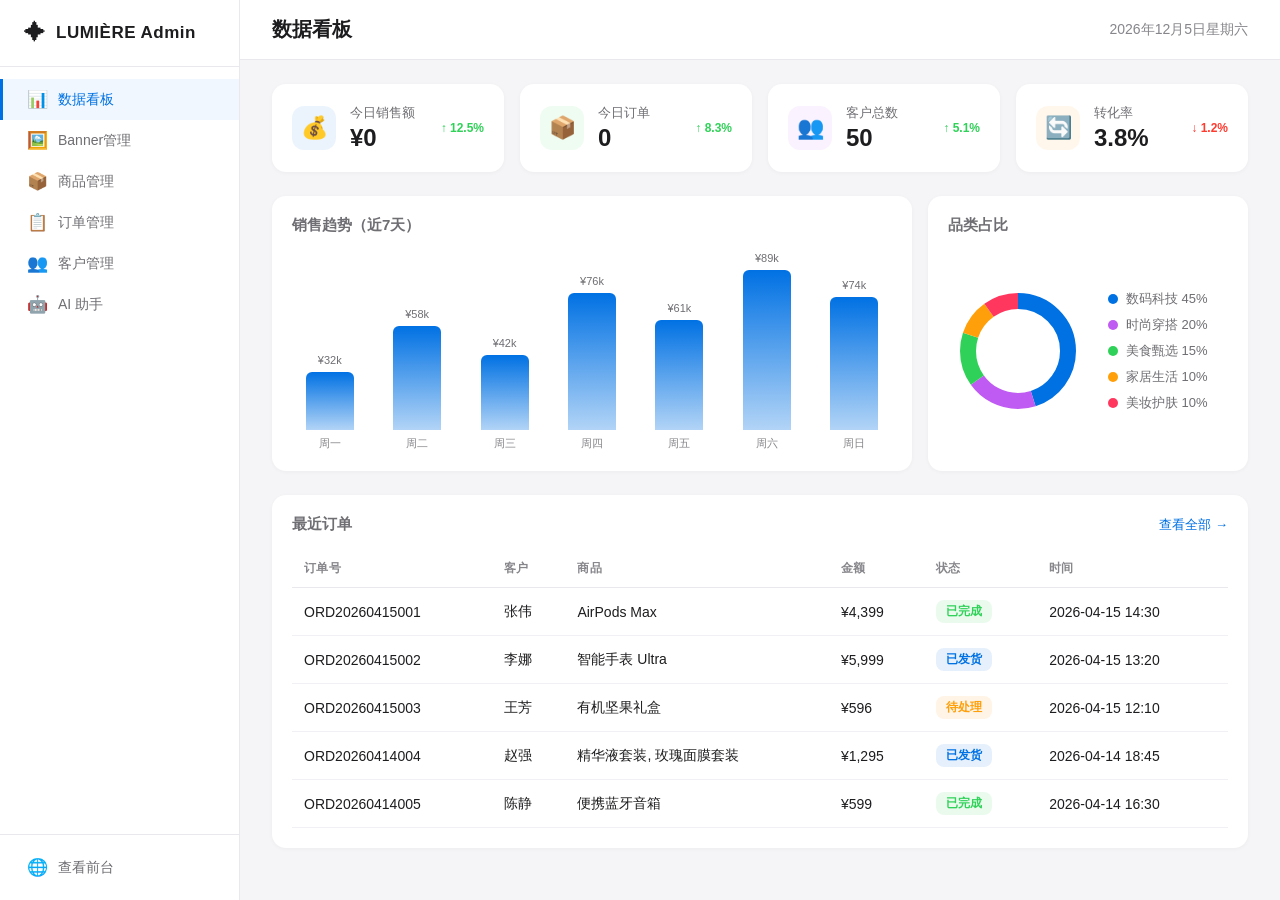
<file: admin.html>
<!DOCTYPE html>
<html lang="zh-CN">
<head>
    <meta charset="UTF-8">
    <meta name="viewport" content="width=device-width, initial-scale=1.0">
    <title>LUMIÈRE 后台管理</title>
    <link rel="stylesheet" href="admin.css">
</head>
<body>
    <!-- 侧边栏 -->
    <aside class="admin-sidebar">
        <div class="sidebar-brand">
            <span class="brand-icon">✦</span>
            <span class="brand-text">LUMIÈRE Admin</span>
        </div>
        <nav class="sidebar-nav">
            <a href="#" class="nav-item active" data-page="dashboard">
                <span class="nav-icon">📊</span>
                <span>数据看板</span>
            </a>
            <a href="#" class="nav-item" data-page="banners">
                <span class="nav-icon">🖼️</span>
                <span>Banner管理</span>
            </a>
            <a href="#" class="nav-item" data-page="products">
                <span class="nav-icon">📦</span>
                <span>商品管理</span>
            </a>
            <a href="#" class="nav-item" data-page="orders">
                <span class="nav-icon">📋</span>
                <span>订单管理</span>
            </a>
            <a href="#" class="nav-item" data-page="customers">
                <span class="nav-icon">👥</span>
                <span>客户管理</span>
            </a>
            <a href="#" class="nav-item" data-page="ai">
                <span class="nav-icon">🤖</span>
                <span>AI 助手</span>
            </a>
        </nav>
        <div class="sidebar-footer">
            <a href="index.html" target="_blank" class="nav-item">
                <span class="nav-icon">🌐</span>
                <span>查看前台</span>
            </a>
        </div>
    </aside>

    <!-- 主内容 -->
    <main class="admin-main">
        <header class="admin-topbar">
            <h1 id="page-title">数据看板</h1>
            <div class="topbar-right">
                <span id="current-date"></span>
            </div>
        </header>

        <!-- 数据看板 -->
        <section id="page-dashboard" class="admin-page active">
            <div class="stats-grid">
                <div class="stat-card">
                    <div class="stat-icon-wrap" style="background:rgba(0,113,227,0.08)">💰</div>
                    <div class="stat-info">
                        <span class="stat-label">今日销售额</span>
                        <span class="stat-value" id="stat-revenue">¥0</span>
                    </div>
                    <span class="stat-trend up">↑ 12.5%</span>
                </div>
                <div class="stat-card">
                    <div class="stat-icon-wrap" style="background:rgba(48,209,88,0.08)">📦</div>
                    <div class="stat-info">
                        <span class="stat-label">今日订单</span>
                        <span class="stat-value" id="stat-orders">0</span>
                    </div>
                    <span class="stat-trend up">↑ 8.3%</span>
                </div>
                <div class="stat-card">
                    <div class="stat-icon-wrap" style="background:rgba(191,90,242,0.08)">👥</div>
                    <div class="stat-info">
                        <span class="stat-label">客户总数</span>
                        <span class="stat-value" id="stat-customers">0</span>
                    </div>
                    <span class="stat-trend up">↑ 5.1%</span>
                </div>
                <div class="stat-card">
                    <div class="stat-icon-wrap" style="background:rgba(255,149,10,0.08)">🔄</div>
                    <div class="stat-info">
                        <span class="stat-label">转化率</span>
                        <span class="stat-value" id="stat-conversion">0%</span>
                    </div>
                    <span class="stat-trend down">↓ 1.2%</span>
                </div>
            </div>

            <div class="charts-row">
                <div class="chart-card">
                    <h3>销售趋势（近7天）</h3>
                    <div class="chart-container" id="sales-chart"></div>
                </div>
                <div class="chart-card">
                    <h3>品类占比</h3>
                    <div class="chart-container" id="category-chart"></div>
                </div>
            </div>

            <div class="card">
                <div class="card-header">
                    <h3>最近订单</h3>
                    <a href="#" class="card-link" onclick="switchPage('orders');return false">查看全部 →</a>
                </div>
                <table class="data-table">
                    <thead><tr><th>订单号</th><th>客户</th><th>商品</th><th>金额</th><th>状态</th><th>时间</th></tr></thead>
                    <tbody id="recent-orders"></tbody>
                </table>
            </div>
        </section>

        <!-- Banner管理 -->
        <section id="page-banners" class="admin-page">
            <div class="page-toolbar">
                <div class="search-box"></div>
                <button class="btn btn-primary" id="add-banner-btn">+ 添加Banner</button>
            </div>
            <div class="card">
                <table class="data-table">
                    <thead><tr><th>预览</th><th>标题</th><th>副标题</th><th>操作</th></tr></thead>
                    <tbody id="banners-table"></tbody>
                </table>
            </div>
        </section>

        <!-- 商品管理 -->
        <section id="page-products" class="admin-page">
            <div class="page-toolbar">
                <div class="search-box">
                    <input type="text" id="product-search" placeholder="搜索商品...">
                </div>
                <div class="toolbar-actions">
                    <select id="category-filter">
                        <option value="">全部分类</option>
                        <option value="digital">数码科技</option>
                        <option value="fashion">时尚穿搭</option>
                        <option value="home">家居生活</option>
                        <option value="beauty">美妆护肤</option>
                        <option value="food">美食甄选</option>
                    </select>
                    <button class="btn btn-primary" id="add-product-btn">+ 添加商品</button>
                </div>
            </div>
            <div class="card">
                <table class="data-table">
                    <thead><tr><th>商品</th><th>分类</th><th>价格</th><th>库存</th><th>状态</th><th>操作</th></tr></thead>
                    <tbody id="products-table"></tbody>
                </table>
            </div>
        </section>

        <!-- 订单管理 -->
        <section id="page-orders" class="admin-page">
            <div class="page-toolbar">
                <div class="filter-group">
                    <button class="filter-btn active" data-filter="all">全部</button>
                    <button class="filter-btn" data-filter="pending">待处理</button>
                    <button class="filter-btn" data-filter="shipped">已发货</button>
                    <button class="filter-btn" data-filter="completed">已完成</button>
                </div>
            </div>
            <div class="card">
                <table class="data-table">
                    <thead><tr><th>订单号</th><th>客户</th><th>商品</th><th>金额</th><th>状态</th><th>时间</th><th>操作</th></tr></thead>
                    <tbody id="orders-table"></tbody>
                </table>
            </div>
        </section>

        <!-- 客户管理 -->
        <section id="page-customers" class="admin-page">
            <div class="page-toolbar">
                <div class="search-box">
                    <input type="text" id="customer-search" placeholder="搜索客户...">
                </div>
                <button class="btn btn-primary" id="add-customer-btn">+ 添加客户</button>
            </div>
            <div class="customers-grid" id="customers-grid"></div>
        </section>

        <!-- AI 助手 -->
        <section id="page-ai" class="admin-page">
            <div class="ai-layout">
                <div class="ai-tools-panel">
                    <h3>AI 设置</h3>
                    <div class="tool-card" data-tool="settings" style="border-color:var(--primary)">
                        <span class="tool-icon">🔑</span>
                        <span class="tool-name">API 密钥配置</span>
                        <p>手动输入密钥，安全不泄露</p>
                    </div>
                    <h3 style="margin-top:16px">AI 工具</h3>
                    <div class="tool-card" data-tool="description">
                        <span class="tool-icon">📝</span>
                        <span class="tool-name">商品描述生成</span>
                        <p>根据关键词AI生成商品描述</p>
                    </div>
                    <div class="tool-card" data-tool="pricing">
                        <span class="tool-icon">💹</span>
                        <span class="tool-name">智能定价建议</span>
                        <p>基于市场分析推荐价格</p>
                    </div>
                    <div class="tool-card" data-tool="review">
                        <span class="tool-icon">🔍</span>
                        <span class="tool-name">评价分析</span>
                        <p>AI分析客户评价情感</p>
                    </div>
                </div>
                <div class="ai-chat-panel">
                    <div class="chat-messages" id="chat-messages">
                        <div class="chat-msg ai">
                            <span class="msg-avatar">🤖</span>
                            <div class="msg-content">你好！我是LUMIÈRE的AI运营助手，可以帮你生成商品描述、提供定价建议、分析客户评价。选择左侧工具或直接输入问题。</div>
                        </div>
                    </div>
                    <div class="chat-input-area">
                        <input type="text" id="chat-input" placeholder="输入消息或关键词...">
                        <button class="btn btn-primary" id="chat-send">发送</button>
                    </div>
                </div>
            </div>
        </section>
    </main>

    <!-- 商品编辑模态框 -->
    <div id="product-modal" class="modal">
        <div class="modal-content">
            <div class="modal-header">
                <h3 id="product-modal-title">添加商品</h3>
                <button class="modal-close">&times;</button>
            </div>
            <form id="product-form" class="modal-form">
                <input type="hidden" id="p-edit-id">
                <div class="form-row">
                    <div class="form-group">
                        <label>商品名称</label>
                        <input type="text" id="p-name" required>
                    </div>
                    <div class="form-group">
                        <label>分类</label>
                        <select id="p-category">
                            <option value="digital">数码科技</option>
                            <option value="fashion">时尚穿搭</option>
                            <option value="home">家居生活</option>
                            <option value="beauty">美妆护肤</option>
                            <option value="food">美食甄选</option>
                        </select>
                    </div>
                </div>
                <div class="form-row">
                    <div class="form-group">
                        <label>售价 (¥)</label>
                        <input type="number" id="p-price" required min="0" step="0.01">
                    </div>
                    <div class="form-group">
                        <label>原价 (¥)</label>
                        <input type="number" id="p-original-price" min="0" step="0.01">
                    </div>
                </div>
                <div class="form-row">
                    <div class="form-group">
                        <label>库存</label>
                        <input type="number" id="p-stock" required min="0">
                    </div>
                    <div class="form-group">
                        <label>状态</label>
                        <select id="p-status">
                            <option value="active">在售</option>
                            <option value="inactive">下架</option>
                            <option value="lowstock">库存不足</option>
                        </select>
                    </div>
                </div>
                <div class="form-group">
                    <label>商品描述</label>
                    <div class="input-with-ai">
                        <textarea id="p-desc" rows="3" placeholder="输入商品描述..."></textarea>
                        <button type="button" class="ai-btn" id="ai-gen-desc">🤖 AI生成</button>
                    </div>
                </div>
                <div class="form-group">
                    <label>关键词（AI生成用，逗号分隔）</label>
                    <input type="text" id="p-keywords" placeholder="例如：无线,蓝牙,降噪">
                </div>
                <div class="form-group">
                    <label>规格标签（逗号分隔）</label>
                    <input type="text" id="p-specs" placeholder="例如：蓝牙5.0,主动降噪,20小时续航">
                </div>
                <div class="form-actions">
                    <button type="button" class="btn" onclick="closeProductModal()">取消</button>
                    <button type="submit" class="btn btn-primary">保存</button>
                </div>
            </form>
        </div>
    </div>

    <!-- 客户编辑模态框 -->
    <div id="customer-modal" class="modal">
        <div class="modal-content">
            <div class="modal-header">
                <h3 id="customer-modal-title">添加客户</h3>
                <button class="modal-close">&times;</button>
            </div>
            <form id="customer-form" class="modal-form">
                <input type="hidden" id="c-edit-id">
                <div class="form-row">
                    <div class="form-group">
                        <label>客户姓名</label>
                        <input type="text" id="c-name" required>
                    </div>
                    <div class="form-group">
                        <label>等级</label>
                        <select id="c-level">
                            <option value="普通">普通</option>
                            <option value="银卡">银卡</option>
                            <option value="金卡">金卡</option>
                            <option value="钻石">钻石</option>
                        </select>
                    </div>
                </div>
                <div class="form-row">
                    <div class="form-group">
                        <label>手机号</label>
                        <input type="text" id="c-phone">
                    </div>
                    <div class="form-group">
                        <label>邮箱</label>
                        <input type="email" id="c-email">
                    </div>
                </div>
                <div class="form-group">
                    <label>地址</label>
                    <input type="text" id="c-address">
                </div>
                <div class="form-actions">
                    <button type="button" class="btn" onclick="closeCustomerModal()">取消</button>
                    <button type="submit" class="btn btn-primary">保存</button>
                </div>
            </form>
        </div>
    </div>

    <!-- Banner编辑模态框 -->
    <div id="banner-modal" class="modal">
        <div class="modal-content">
            <div class="modal-header">
                <h3 id="banner-modal-title">添加Banner</h3>
                <button class="modal-close">&times;</button>
            </div>
            <form id="banner-form" class="modal-form">
                <input type="hidden" id="b-edit-id">
                <div class="form-group">
                    <label>标题</label>
                    <input type="text" id="b-title" required placeholder="例如：春季焕新">
                </div>
                <div class="form-group">
                    <label>副标题</label>
                    <input type="text" id="b-subtitle" required placeholder="例如：新品上市 限时9折">
                </div>
                <div class="form-group">
                    <label>渐变背景（选填，如 #f5f5f7,#e8e8ed）</label>
                    <input type="text" id="b-gradient" placeholder="留空使用默认渐变">
                </div>
                <div class="form-group">
                    <label>链接（选填）</label>
                    <input type="text" id="b-link" placeholder="点击跳转的页面">
                </div>
                <div class="form-actions">
                    <button type="button" class="btn" onclick="closeBannerModal()">取消</button>
                    <button type="submit" class="btn btn-primary">保存</button>
                </div>
            </form>
        </div>
    </div>

    <!-- API 密钥设置模态框 -->
    <div id="apikey-modal" class="modal">
        <div class="modal-content">
            <div class="modal-header">
                <h3>API 密钥配置</h3>
                <button class="modal-close">&times;</button>
            </div>
            <form id="apikey-form" class="modal-form">
                <div class="form-group">
                    <label>AI 服务商</label>
                    <select id="ak-provider">
                        <option value="claude">Claude (Anthropic)</option>
                        <option value="glm">GLM (智谱)</option>
                    </select>
                </div>
                <div class="form-group">
                    <label>API 密钥</label>
                    <input type="password" id="ak-key" placeholder="粘贴你的 API Key..." required>
                </div>
                <div class="form-group">
                    <label>模型名称（可选）</label>
                    <input type="text" id="ak-model" placeholder="留空使用默认模型">
                </div>
                <p style="font-size:12px;color:var(--text-muted);margin-bottom:12px">密钥仅保存在当前浏览器本地，不会上传到任何服务器。</p>
                <div class="form-actions">
                    <button type="button" class="btn" onclick="document.getElementById('apikey-modal').classList.remove('active')">取消</button>
                    <button type="submit" class="btn btn-primary">保存</button>
                </div>
            </form>
        </div>
    </div>

    <div id="toast" class="toast"></div>
    <script src="admin.js"></script>
</body>
</html>
</file>
<file: admin.css>
/* LUMIÈRE Admin - 明亮高级风格 */

* { margin: 0; padding: 0; box-sizing: border-box; }

:root {
  --bg: #f5f5f7;
  --bg-card: #ffffff;
  --bg-sidebar: #ffffff;
  --text: #1d1d1f;
  --text-secondary: #6e6e73;
  --text-muted: #86868b;
  --border: #e8e8ed;
  --border-light: #f0f0f5;
  --accent: #0071e3;
  --accent-hover: #0077ed;
  --accent-light: rgba(0,113,227,0.06);
  --success: #30d158;
  --warning: #ff9f0a;
  --danger: #ff3b30;
  --purple: #bf5af2;
  --radius: 14px;
  --radius-sm: 10px;
  --shadow: 0 1px 4px rgba(0,0,0,0.04);
  --shadow-md: 0 4px 16px rgba(0,0,0,0.06);
  --sidebar-w: 240px;
}

body {
  font-family: -apple-system, BlinkMacSystemFont, 'SF Pro Display', 'Segoe UI', sans-serif;
  background: var(--bg); color: var(--text);
  display: flex; min-height: 100vh;
  -webkit-font-smoothing: antialiased;
}

::-webkit-scrollbar { width: 6px; }
::-webkit-scrollbar-track { background: transparent; }
::-webkit-scrollbar-thumb { background: var(--border); border-radius: 3px; }

/* ===== 侧边栏 ===== */
.admin-sidebar {
  width: var(--sidebar-w); background: var(--bg-sidebar);
  border-right: 1px solid var(--border);
  display: flex; flex-direction: column;
  position: fixed; top: 0; left: 0; bottom: 0; z-index: 100;
}

.sidebar-brand {
  padding: 20px 24px; border-bottom: 1px solid var(--border);
  display: flex; align-items: center; gap: 10px;
}
.brand-icon { font-size: 22px; }
.brand-text { font-size: 17px; font-weight: 700; letter-spacing: 0.5px; }

.sidebar-nav { padding: 12px 0; flex: 1; }

.nav-item {
  display: flex; align-items: center; gap: 10px;
  padding: 10px 24px; color: var(--text-secondary);
  text-decoration: none; font-size: 14px; font-weight: 500;
  transition: all 0.2s; border-left: 3px solid transparent;
}
.nav-item:hover { background: var(--bg); color: var(--text); }
.nav-item.active {
  color: var(--accent); background: var(--accent-light);
  border-left-color: var(--accent);
}
.nav-icon { font-size: 17px; }

.sidebar-footer {
  padding: 12px 0; border-top: 1px solid var(--border);
}

/* ===== 主区域 ===== */
.admin-main {
  margin-left: var(--sidebar-w); flex: 1; min-height: 100vh;
}

.admin-topbar {
  padding: 16px 32px; background: var(--bg-card);
  border-bottom: 1px solid var(--border);
  display: flex; justify-content: space-between; align-items: center;
  position: sticky; top: 0; z-index: 50;
}
.admin-topbar h1 { font-size: 20px; font-weight: 700; }
.topbar-right { color: var(--text-muted); font-size: 14px; }

.admin-page { display: none; padding: 24px 32px; }
.admin-page.active { display: block; }

/* ===== 统计卡片 ===== */
.stats-grid {
  display: grid; grid-template-columns: repeat(4, 1fr);
  gap: 16px; margin-bottom: 24px;
}
.stat-card {
  background: var(--bg-card); border-radius: var(--radius);
  padding: 20px; display: flex; align-items: center; gap: 14px;
  box-shadow: var(--shadow); transition: all 0.3s;
}
.stat-card:hover { box-shadow: var(--shadow-md); transform: translateY(-2px); }
.stat-icon-wrap {
  width: 44px; height: 44px; border-radius: 12px;
  display: flex; align-items: center; justify-content: center; font-size: 22px;
}
.stat-info { flex: 1; }
.stat-label { display: block; font-size: 13px; color: var(--text-secondary); margin-bottom: 2px; }
.stat-value { display: block; font-size: 24px; font-weight: 700; }
.stat-trend { font-size: 12px; font-weight: 600; }
.stat-trend.up { color: var(--success); }
.stat-trend.down { color: var(--danger); }

/* ===== 图表 ===== */
.charts-row {
  display: grid; grid-template-columns: 2fr 1fr; gap: 16px; margin-bottom: 24px;
}
.chart-card {
  background: var(--bg-card); border-radius: var(--radius);
  padding: 20px; box-shadow: var(--shadow);
}
.chart-card h3 { font-size: 15px; color: var(--text-secondary); margin-bottom: 16px; font-weight: 600; }
.chart-container { height: 200px; display: flex; align-items: flex-end; }

/* 柱状图 */
.bar-chart { flex: 1; display: flex; align-items: flex-end; gap: 12px; height: 100%; }
.bar-item { flex: 1; display: flex; flex-direction: column; align-items: center; gap: 6px; }
.bar {
  width: 100%; max-width: 48px; border-radius: 6px 6px 0 0;
  background: linear-gradient(180deg, var(--accent), rgba(0,113,227,0.3));
  transition: height 0.8s ease;
}
.bar:hover { background: linear-gradient(180deg, var(--accent), rgba(0,113,227,0.6)); }
.bar-label { font-size: 11px; color: var(--text-muted); }
.bar-value { font-size: 11px; color: var(--text-secondary); }

/* 环形图 */
.donut-chart { display: flex; align-items: center; justify-content: center; gap: 20px; height: 100%; }
.donut-svg { width: 140px; height: 140px; }
.donut-legend { display: flex; flex-direction: column; gap: 8px; }
.legend-item { display: flex; align-items: center; gap: 8px; font-size: 13px; color: var(--text-secondary); }
.legend-dot { width: 10px; height: 10px; border-radius: 50%; }

/* ===== 卡片 ===== */
.card {
  background: var(--bg-card); border-radius: var(--radius);
  padding: 20px; box-shadow: var(--shadow); margin-bottom: 20px;
}
.card-header {
  display: flex; justify-content: space-between; align-items: center; margin-bottom: 16px;
}
.card-header h3 { font-size: 15px; font-weight: 600; color: var(--text-secondary); }
.card-link { font-size: 13px; color: var(--accent); text-decoration: none; }
.card-link:hover { text-decoration: underline; }

/* ===== 表格 ===== */
.data-table { width: 100%; border-collapse: collapse; }
.data-table th {
  text-align: left; padding: 10px 12px; font-size: 12px;
  color: var(--text-muted); text-transform: uppercase; letter-spacing: 0.3px;
  border-bottom: 1px solid var(--border);
}
.data-table td {
  padding: 12px; border-bottom: 1px solid var(--border-light); font-size: 14px;
}
.data-table tr:hover td { background: var(--accent-light); }

/* ===== 状态标签 ===== */
.status {
  display: inline-block; padding: 3px 10px; border-radius: 8px;
  font-size: 12px; font-weight: 600;
}
.status-completed, .status-active { background: rgba(48,209,88,0.1); color: var(--success); }
.status-shipped { background: rgba(0,113,227,0.1); color: var(--accent); }
.status-pending { background: rgba(255,149,10,0.1); color: var(--warning); }
.status-inactive { background: rgba(134,134,139,0.1); color: var(--text-muted); }
.status-lowstock { background: rgba(255,59,48,0.1); color: var(--danger); }

/* ===== 工具栏 ===== */
.page-toolbar {
  display: flex; justify-content: space-between; align-items: center; margin-bottom: 20px;
}
.toolbar-actions { display: flex; gap: 10px; align-items: center; }

.search-box input {
  background: var(--bg-card); border: 1px solid var(--border);
  color: var(--text); padding: 8px 16px; border-radius: 8px;
  font-size: 14px; width: 240px; outline: none; transition: border-color 0.2s;
}
.search-box input:focus { border-color: var(--accent); box-shadow: 0 0 0 3px var(--accent-light); }

select {
  background: var(--bg-card); border: 1px solid var(--border);
  color: var(--text); padding: 8px 12px; border-radius: 8px;
  font-size: 14px; outline: none;
}

/* ===== 按钮 ===== */
.btn {
  padding: 8px 16px; border-radius: 8px; border: 1px solid var(--border);
  background: var(--bg-card); color: var(--text); cursor: pointer;
  font-size: 13px; font-weight: 500; transition: all 0.2s;
}
.btn:hover { background: var(--bg); }
.btn-primary { background: var(--accent); color: #fff; border-color: var(--accent); }
.btn-primary:hover { background: var(--accent-hover); }
.btn-sm { padding: 4px 10px; font-size: 12px; border-radius: 6px; }
.btn-danger { color: var(--danger); border-color: var(--danger); }
.btn-danger:hover { background: rgba(255,59,48,0.06); }
.btn-success { color: var(--success); border-color: var(--success); }
.btn-success:hover { background: rgba(48,209,88,0.06); }

/* ===== 筛选 ===== */
.filter-group { display: flex; gap: 8px; }
.filter-btn {
  padding: 6px 14px; border: 1px solid var(--border); border-radius: 8px;
  background: var(--bg-card); color: var(--text-secondary); cursor: pointer;
  font-size: 13px; transition: all 0.2s;
}
.filter-btn:hover { border-color: var(--accent); color: var(--accent); }
.filter-btn.active { background: var(--accent); color: #fff; border-color: var(--accent); }

/* ===== 客户卡片 ===== */
.customers-grid {
  display: grid; grid-template-columns: repeat(auto-fill, minmax(280px, 1fr)); gap: 16px;
}
.customer-card {
  background: var(--bg-card); border-radius: var(--radius); padding: 18px;
  box-shadow: var(--shadow); transition: all 0.3s;
}
.customer-card:hover { box-shadow: var(--shadow-md); transform: translateY(-2px); }
.customer-header { display: flex; justify-content: space-between; align-items: center; margin-bottom: 8px; }
.customer-name { font-weight: 600; }
.customer-level {
  padding: 2px 10px; border-radius: 8px; font-size: 11px; font-weight: 600;
}
.level-普通 { background: rgba(134,134,139,0.1); color: var(--text-muted); }
.level-银卡 { background: rgba(142,142,147,0.1); color: #8e8e93; }
.level-金卡 { background: rgba(255,149,10,0.1); color: var(--warning); }
.level-钻石 { background: rgba(191,90,242,0.1); color: var(--purple); }
.customer-stats { display: flex; gap: 16px; margin-top: 8px; font-size: 13px; color: var(--text-secondary); }
.customer-actions { display: flex; gap: 8px; margin-top: 12px; padding-top: 12px; border-top: 1px solid var(--border-light); }

/* ===== AI 页面 ===== */
.ai-layout { display: grid; grid-template-columns: 240px 1fr; gap: 20px; height: calc(100vh - 140px); }
.ai-tools-panel { display: flex; flex-direction: column; gap: 10px; }
.ai-tools-panel h3 { font-size: 14px; color: var(--text-secondary); font-weight: 600; }
.tool-card {
  background: var(--bg-card); border: 1px solid var(--border); border-radius: var(--radius-sm);
  padding: 14px; cursor: pointer; transition: all 0.2s; box-shadow: var(--shadow);
}
.tool-card:hover { border-color: var(--accent); background: var(--accent-light); }
.tool-icon { font-size: 20px; }
.tool-name { font-weight: 600; display: block; margin-bottom: 4px; }
.tool-card p { font-size: 12px; color: var(--text-muted); margin: 0; }

.ai-chat-panel {
  background: var(--bg-card); border: 1px solid var(--border); border-radius: var(--radius);
  display: flex; flex-direction: column; overflow: hidden; box-shadow: var(--shadow);
}
.chat-messages { flex: 1; overflow-y: auto; padding: 20px; display: flex; flex-direction: column; gap: 14px; }
.chat-msg { display: flex; gap: 10px; max-width: 80%; }
.chat-msg.ai { align-self: flex-start; }
.chat-msg.user { align-self: flex-end; flex-direction: row-reverse; }
.msg-avatar {
  width: 32px; height: 32px; display: flex; align-items: center;
  justify-content: center; font-size: 16px; flex-shrink: 0;
}
.msg-content {
  padding: 10px 14px; border-radius: 14px; font-size: 14px; line-height: 1.6;
}
.chat-msg.ai .msg-content { background: var(--bg); border: 1px solid var(--border); }
.chat-msg.user .msg-content { background: var(--accent-light); border: 1px solid rgba(0,113,227,0.2); }
.chat-input-area {
  padding: 14px; border-top: 1px solid var(--border); display: flex; gap: 10px;
}
.chat-input-area input {
  flex: 1; background: var(--bg); border: 1px solid var(--border);
  color: var(--text); padding: 10px 14px; border-radius: 10px;
  font-size: 14px; outline: none;
}
.chat-input-area input:focus { border-color: var(--accent); }

/* ===== 模态框 ===== */
.modal {
  display: none; position: fixed; inset: 0;
  background: rgba(0,0,0,0.3); backdrop-filter: blur(4px);
  z-index: 1000; align-items: center; justify-content: center;
}
.modal.active { display: flex; }
.modal-content {
  background: var(--bg-card); border-radius: var(--radius);
  width: 90%; max-width: 560px; max-height: 90vh; overflow-y: auto;
  box-shadow: 0 20px 60px rgba(0,0,0,0.15);
}
.modal-header {
  display: flex; justify-content: space-between; align-items: center;
  padding: 20px 24px; border-bottom: 1px solid var(--border);
}
.modal-header h3 { font-size: 17px; font-weight: 700; }
.modal-close {
  background: none; border: none; color: var(--text-muted);
  font-size: 22px; cursor: pointer;
}
.modal-close:hover { color: var(--text); }

.modal-form { padding: 20px 24px; }
.form-group { margin-bottom: 14px; }
.form-group label { display: block; font-size: 13px; color: var(--text-secondary); font-weight: 500; margin-bottom: 5px; }
.form-group input, .form-group select, .form-group textarea {
  width: 100%; background: var(--bg); border: 1px solid var(--border);
  color: var(--text); padding: 8px 12px; border-radius: 8px;
  font-size: 14px; outline: none;
}
.form-group input:focus, .form-group select:focus, .form-group textarea:focus {
  border-color: var(--accent); box-shadow: 0 0 0 3px var(--accent-light);
}
.form-row { display: grid; grid-template-columns: 1fr 1fr; gap: 14px; }

.input-with-ai { display: flex; gap: 8px; align-items: flex-start; }
.input-with-ai textarea { flex: 1; }
.ai-btn {
  padding: 8px 14px; background: linear-gradient(135deg, var(--accent), var(--purple));
  color: #fff; border: none; border-radius: 8px; cursor: pointer;
  font-size: 13px; font-weight: 600; white-space: nowrap; transition: all 0.2s;
}
.ai-btn:hover { box-shadow: 0 4px 12px rgba(0,113,227,0.3); transform: translateY(-1px); }

.form-actions { display: flex; justify-content: flex-end; gap: 10px; margin-top: 20px; }

/* ===== Toast ===== */
.toast {
  position: fixed; bottom: 30px; left: 50%; transform: translateX(-50%) translateY(80px);
  padding: 12px 24px; border-radius: 980px; font-size: 14px;
  opacity: 0; transition: all 0.3s; z-index: 2000;
  background: var(--text); color: #fff;
}
.toast.show { transform: translateX(-50%) translateY(0); opacity: 1; }
.toast.error { background: var(--danger); }

/* ===== 响应式 ===== */
@media (max-width: 1024px) {
  .stats-grid { grid-template-columns: repeat(2, 1fr); }
  .charts-row { grid-template-columns: 1fr; }
  .ai-layout { grid-template-columns: 1fr; }
}
@media (max-width: 768px) {
  .admin-sidebar { transform: translateX(-100%); }
  .admin-main { margin-left: 0; }
  .stats-grid { grid-template-columns: 1fr; }
}
</file>
